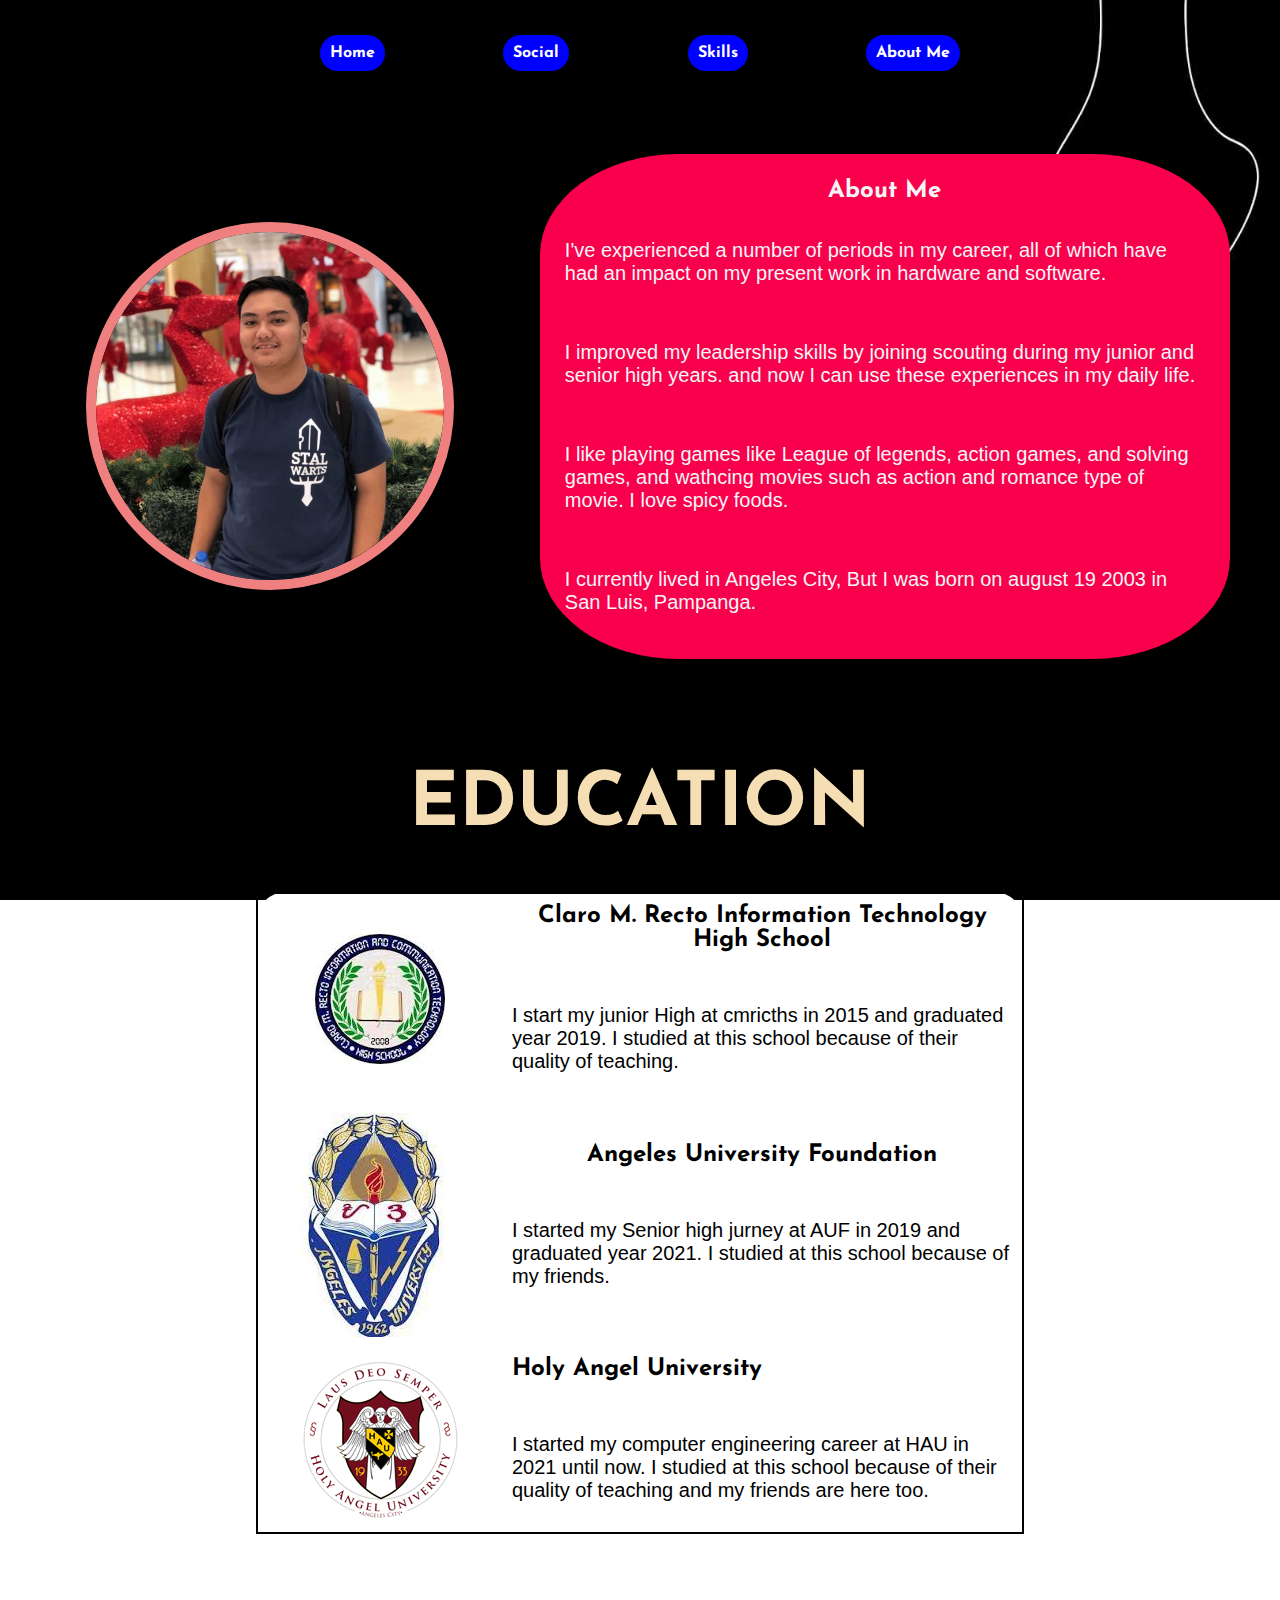
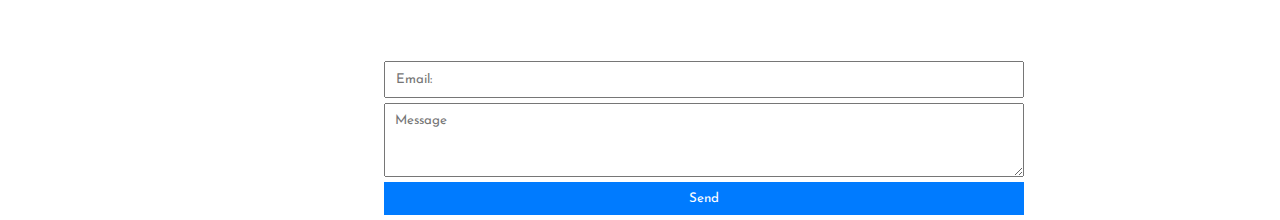
<file: own/about me.html>
<html>
<head>
    <title>About Me</title>
    <link rel="icon" type="image/x-icon" href="img/Aboutme/about me icon.png">
    <link rel="stylesheet" type="text/css" href="css/about me.css">

    <link rel="preconnect" href="https://font.gstatic.com">
    <link href="https://fonts.googleapis.com/css2?family=Josefin+Sans:ital,wght@0,100;0,200;0,300;0,400;0,500;0,600;0,700;1,100;1,200;1,300;1,400;1,500;1,600;1,700&display=swap" rel="stylesheet">

    <link rel="stylesheet" href="https://cdnjs.cloudflare.com/ajax/libs/font-awesome/5.15.3/css/all.min.css" 
    integrity="sha512-iBBXm8fW90+nuLcSKlbmrPcLa0OT92xO1BIsZ+ywDWZCvqsWgccV3gFoRBv0z+8dLJgyAHIhR35VZc2oM/gI1w==" 
    crossorigin="anonymous" referrerpolicy="no-referrer" />
</head>
<body>
    <!----Here Section Start---->
    <div class="hero">
        <div class="container">
            <ul>
                <li><a href="index.html" class="button">Home</a></li>
                <li><a href="social.html" class="button">Social</a></li>
                <li><a href="skills.html" class="button">Skills</a></li>
                <li><a href="about me.html" class="button">About me</a></li>
            </ul>
        </div>

    </div>
        <div class="content2">
            <div class="left-content">
                    <source srcset="me.jpg" media="(min-width: 768px)">
                    <img src="img/Aboutme/me.jpg" alt="Russel Samson" class="img" width="70%">
            </div>
            <div class="right-content">
                <div class="fade-in">
                    <h1 align="center">About Me</h1>
                    <br>
                    <p>
                        I've experienced a number of periods in my career, all of which have had an impact on my present work in hardware and software.
                    </p>
                    <br>
                    <p>
                        I improved my leadership skills by joining scouting during my junior and senior high years. and now I can use these experiences in my daily life.
                    </p>
                    <br>
                    <p>
                        I like playing games like League of legends, action games, and solving games, and wathcing movies such as action and romance type of movie. 
                        I love spicy foods.
                    </p>
                    <br>
                    <p>
                        I currently lived in Angeles City, But I was born on august 19 2003 in San Luis, Pampanga.
                    </p>
                </div>
            </div>
        </div><br><BR><BR>
        <H1 class="educ">EDUCATION</H1>
        <br><BR><BR>
        <table class="table2">
            <tr>
              <td><center><img src="img/Aboutme/jhs.jpg" alt="ict" class="ict"></center></td>
              <td><h2 align="Center">Claro M. Recto Information Technology High School</h2>
                    <br>
                    <br>
                    <p>I start my junior High at cmricths in 2015 and graduated year 2019. I studied at this school because of their quality of teaching.</p>
              </td>
            </tr>
            <tr>
                <td><center><img src="img/Aboutme/shs.jpg" alt="shs" class="shs"></center></td>
                <td><h2 align="center">Angeles University Foundation</h2>
                      <br>
                      <br>
                      <p>I started my Senior high jurney at AUF in 2019 and graduated year 2021. I studied at this school because of my friends.</p>
                </td>
            </tr>
            <tr>
                <td><center><img src="img/Aboutme/college.png" alt="hau" class="hau"></td>
                <td><h2>Holy Angel University</h2></center>
                      <br>
                      <br>
                      <p>I started my computer engineering career at HAU in 2021 until now. I studied at this school because of their quality of teaching and my friends are here too.</p>
                </td>
            </tr>
          </table>
          <br>
          <br>
          <p style="color:white;" align="center">COMMENT SECTION</p>
          <br>
          <br>
          <div class="contact-form" align="center">
           
            <form action="index.html" method="post">
                <div class="form-group">
                    <input placeholder="Email:" type="email" id="email" name="email" required="">
                </div>
                <div class="form-group">
                    <textarea placeholder="Message" id="message" name="message" rows="4" required=""></textarea>
                </div>
                <div class="form-group">
                    <input type="submit" value="Send">
                </div>
            </form>
        </div>
    </div>
    </div>
</body>
</html>
</file>
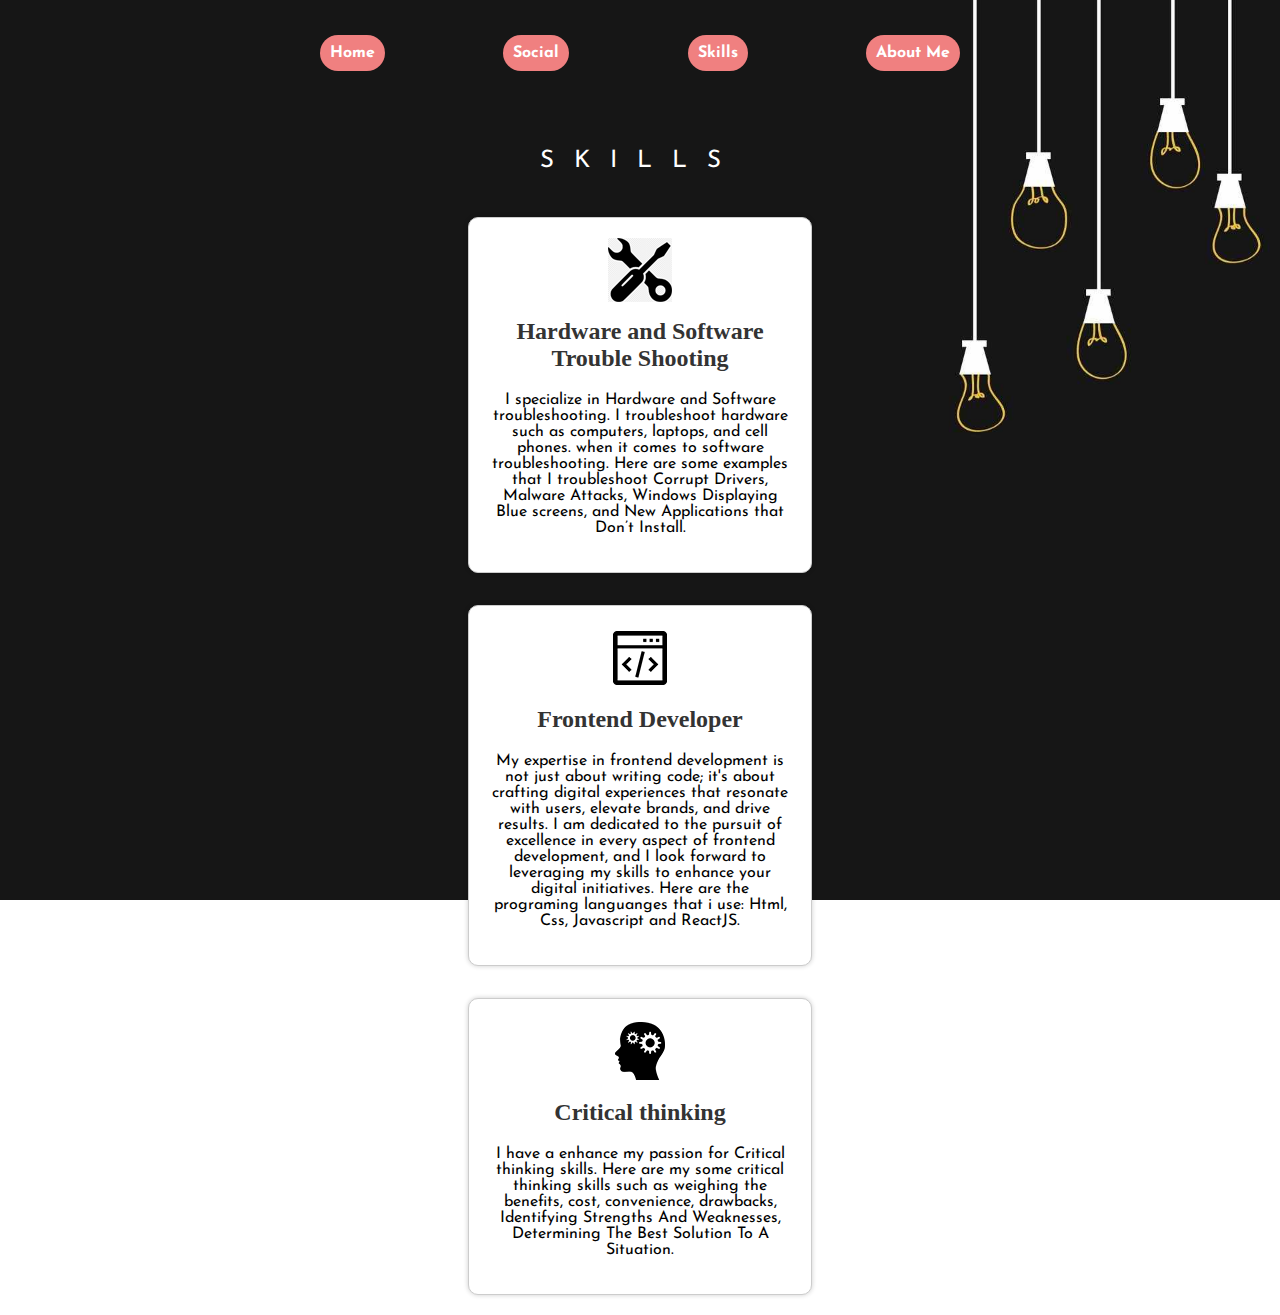
<file: own/skills.html>
<html>
<head>
    <title>Skills</title>
    <link rel="icon" type="image/x-icon" href="img/skills/skillicon.png">
    <link rel="stylesheet" type="text/css" href="css/skills.css">

    <link rel="preconnect" href="https://font.gstatic.com">
    <link href="https://fonts.googleapis.com/css2?family=Josefin+Sans:ital,wght@0,100;0,200;0,300;0,400;0,500;0,600;0,700;1,100;1,200;1,300;1,400;1,500;1,600;1,700&display=swap" rel="stylesheet">

    <link rel="stylesheet" href="https://cdnjs.cloudflare.com/ajax/libs/font-awesome/5.15.3/css/all.min.css" 
    integrity="sha512-iBBXm8fW90+nuLcSKlbmrPcLa0OT92xO1BIsZ+ywDWZCvqsWgccV3gFoRBv0z+8dLJgyAHIhR35VZc2oM/gI1w==" 
    crossorigin="anonymous" referrerpolicy="no-referrer" />
</head>
<body>
    <!----Here Section Start---->
    <div class="hero">
        <div class="container">
            <ul>
                <li><a href="index.html" class="button">Home</a></li>
                <li><a href="social.html" class="button">Social</a></li>
                <li><a href="skills.html" class="button">Skills</a></li>
                <li><a href="about me.html" class="button">About me</a></li>
            </ul>
        </div>
        <br>
        <br>
    <br>
    <br>

    <div id="skills" class="skills">
        <div class="about a-title">Skills</div>
        <div class="skills-container">
            <div class="skills-column">
                <img src="img/skills/trouble.png" alt="trouble">
                <br>
                <br>
                <h2>Hardware and Software Trouble Shooting</h2>
                <p>I specialize in Hardware and Software troubleshooting. I troubleshoot hardware such as computers, laptops, and cell phones. when it comes to software troubleshooting. 
                    Here are some examples that I troubleshoot Corrupt Drivers, Malware Attacks, Windows Displaying Blue screens, and New Applications that Don’t Install.
                </p>
            </div>
            <br>
            <br>
            <div class="skills-column">
                <img src="img/skills/front.png" alt="front">
                <br>
                <br>
                <h2>Frontend Developer</h2>
                <p>My expertise in frontend development is not just about writing code; it's about crafting digital experiences that resonate with users, 
                    elevate brands, and drive results. I am dedicated to the pursuit of excellence in every aspect of frontend development, and I look forward 
                    to leveraging my skills to enhance your digital initiatives. Here are the programing languanges that i use: Html, Css, Javascript and ReactJS.
                </p>
            </div>
            <br>
            <br>
            <div class="skills-column"> 
                <img src="img/skills/critical.png" alt="critical">
                <br>
                <br>
                <h2>Critical thinking</h2>
                <p>I have a enhance my passion for Critical thinking skills. Here are my some critical thinking skills such as weighing the benefits, cost, convenience,
                     drawbacks, Identifying Strengths And Weaknesses, Determining The Best Solution To A Situation.
                    </p>
            </div>
        </div>
    </div>

</body>
</html>
</file>
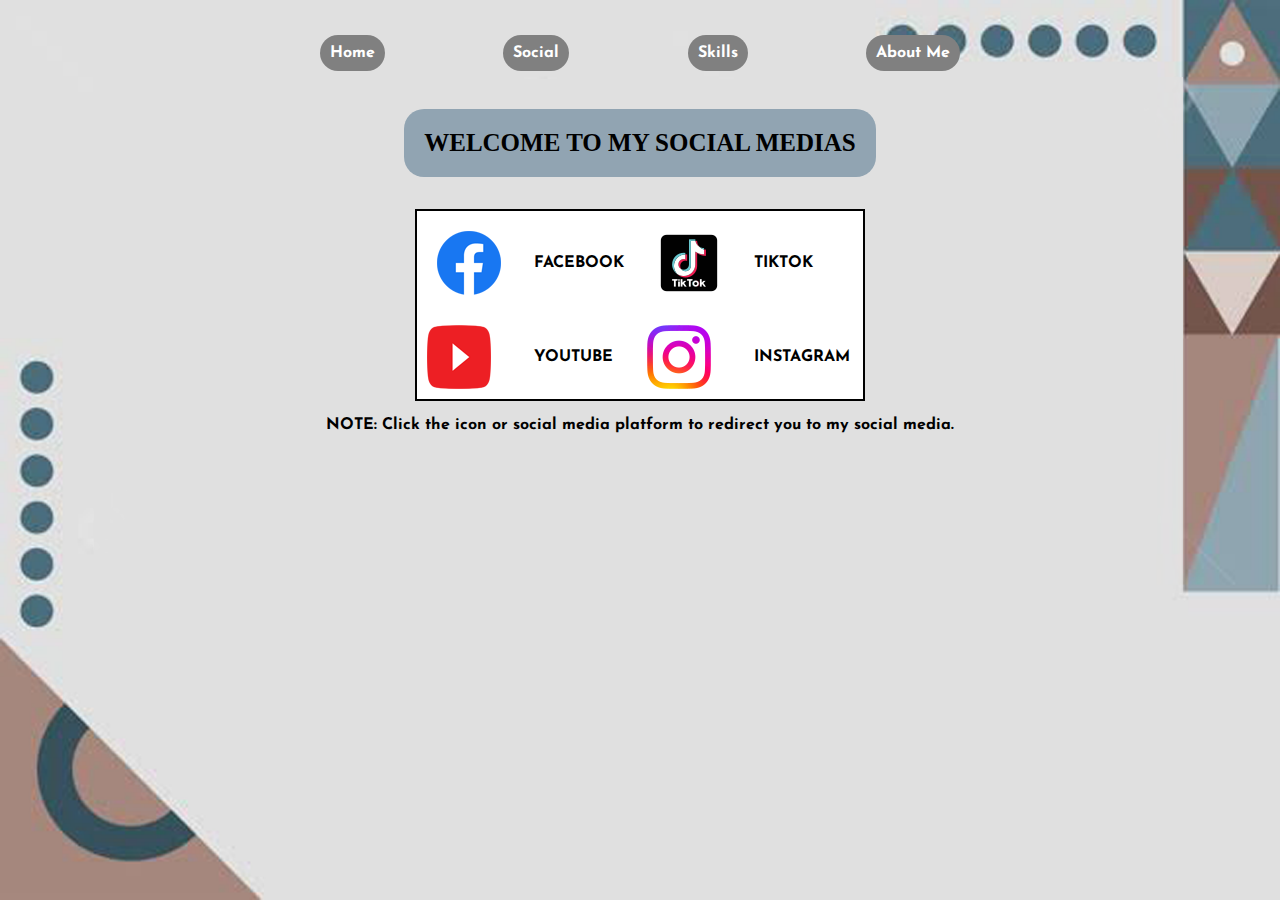
<file: own/social.html>
<html>
<head>
    <title>Social</title>
    <link rel="icon" type="image/x-icon" href="img/social/socialicon.png">
    <link rel="stylesheet" type="text/css" href="css/social.css">

    <link rel="preconnect" href="https://font.gstatic.com">
    <link href="https://fonts.googleapis.com/css2?family=Josefin+Sans:ital,wght@0,100;0,200;0,300;0,400;0,500;0,600;0,700;1,100;1,200;1,300;1,400;1,500;1,600;1,700&display=swap" rel="stylesheet">

    <link rel="stylesheet" href="https://cdnjs.cloudflare.com/ajax/libs/font-awesome/5.15.3/css/all.min.css" 
    integrity="sha512-iBBXm8fW90+nuLcSKlbmrPcLa0OT92xO1BIsZ+ywDWZCvqsWgccV3gFoRBv0z+8dLJgyAHIhR35VZc2oM/gI1w==" 
    crossorigin="anonymous" referrerpolicy="no-referrer" />
</head>
<body>
    <div class="hero">
        
          <div class="container">
            <ul>
                <li><a href="index.html" class="button">Home</a></li>
                <li><a href="social.html" class="button">Social</a></li>
                <li><a href="skills.html" class="button">Skills</a></li>
                <li><a href="about me.html" class="button">About me</a></li>
            </ul>
          </div>
        
<br>
<br>
<table></table>
<br>
<table class="table1">
    
  <tr>
    
    <th>WELCOME TO MY SOCIAL MEDIAS</th>
    
    
  </tr></table>
  <br>
  <br>
  <table class="table2">
  <tr>
    <td><a href="https://www.facebook.com/profile.php?id=100009691300471"><img src="img/social/fb1.png" alt="fb" class="fb"></a></td>
    <td><a href="https://www.facebook.com/profile.php?id=100009691300471" class="fb1">FACEBOOK</a></td>
    <td><a href="https://www.tiktok.com/@russeliangsamson"><img src="img/social/tiktok.png" alt="tiktok" class="tiktok" ></a></td>
    <td><a href="https://www.tiktok.com/@russeliangsamson" class="tiktok1">TIKTOK</a></td>
  </tr>
  <tr>
    <td><a href="https://www.youtube.com/channel/UCXxc8rsex0XPmFO-63wE4yQ"><img src="img/social/yt.png" alt="yt" class="yt"></a></td>
    <td><a href="https://www.youtube.com/channel/UCXxc8rsex0XPmFO-63wE4yQ" class="yt1">YOUTUBE</a></td>
    <td><a href="https://www.instagram.com/russelsamson819/"><img src="img/social/insta.png" alt="insta" class="insta" ></a></td>
    <td><a href="https://www.instagram.com/russelsamson819/" class="insta1">INSTAGRAM</a></td>
  </tr>
</table>
<br>
<p align="center"><b>NOTE: Click the icon or social media platform to redirect you to my social media.</b></p>
</div>
</body>
</html>
</file>
<file: own/css/about me.css>
*{
    padding: 0;
    margin: 0;
    font-family: 'Josefin Sans', sans-serif;
    box-sizing: border-box;
}
body{
    background-image: url(../img/Aboutme/about_me_background.jpg);
    background-repeat: no-repeat;
    background-attachment: fixed; 
    background-size: 100% 100%;
}
.hero{
    margin-bottom: 30px;
    width: 100%;
}
.container{
    text-align: center;
}
ul{
    display: flex;
    align-items: center;
    justify-content: space-between;
    padding-top: 45px;
    list-style-type: none;
    margin-left: 25%;
    margin-right: 25%;
}
nav{
    display: flex;
    align-items: center;
    justify-content: space-between;
    padding-top: 45px;
    
    margin-left: 25%;
    margin-right: 25%;
}
.logo{
    color: white;
    font-size: 35px;
    letter-spacing: 1px;
    cursor: pointer;
}
.span{
    color: #f9004d;
    font-weight: bold;
    font-family: Informal Roman;
}
span{
    
    font-weight: bold;
    font-family: Informal Roman;
}
nav ul li{
    list-style-type: none;
    display: inline-block;
    padding: 10px 25px;
    
}

.button{
    color: white;
    text-decoration: none;
    font-weight: bold;
    text-transform: capitalize;
    border-radius: 20px;
    background-color: blue;
    padding: 10px;
}
.button:hover{
    color:blue;
    border: 1.5px solid blue;
    background-color: white ;
    transition: 0.5s;
    
}
.btn{
    background-color: #f9004d;
    color: white;
    text-decoration: none;
    border: 2px solid transparent;
    font-weight: bold;
    padding: 10px 25px;
    border-radius: 30px;
    transition: transform .4s;
}
.btn:hover{
    transform: scale(1.2);
}
.content{
    position: absolute;
    top: 50%;
    left: 8%;
    transform: translateY(-50%);
}


.sectwo {
    padding: 50px;
    height: 100%;

    text-align: center;
    justify-content: center;
    align-items: center;
}
.content2 {
    display: flex;
    flex-direction: row;
    justify-content: center;
    align-items: center;
    text-align: center;
    height: 70vh;
}
.left-content {
    padding: 25px;
    text-align: left;
    text-align: center;
}
img {
    overflow-clip-margin: content-box;
    overflow: clip;
}
.img {
    max-width: 100%;
    height: auto;
    border-radius: 60%;
    width: 75%;
    border: lightcoral 10px solid;
}
@media (max-width: 5000px)
.left-content img {
    width: auto;
    padding: 0px;
    height: auto;
}

.right-content {
    padding: 25px;
    text-align: left;
    margin-right: 50px;
    background-color: #f9004d;
    border-radius: 20%;
    color: whitesmoke;
}
p {
    margin: 0;
    padding: 0;
    font-family: 'Roboto', sans-serif;
    font-size: 20px;
    display: block;
    margin-block-start: 1em;
    margin-block-end: 1em;
    margin-inline-start: 0px;
    margin-inline-end: 0px;
}
h1 {
    font-size:x-large;
}
.educ{
    font-size: 75px;
    text-align: center;
    color: wheat;
}


.table2{
    border: 2px solid black;
    border-collapse: collapse;
    margin-left: 20%;
    margin-right: 20%;
    background-color: white;
    border-radius: 30px;
    padding-top: 20px;
  }
th{
    text-align: center;
    font-family: Calibri;
    font-size: 25px;
    background-color: #91a4b2;
    padding: 20px;
    border-radius: 20px;
}
td{
    align-items: center;
    padding: 10px;
}
.left-content3, .right-content3 {
    flex: 1;
 
    display: flex;
    flex-direction: column;
    justify-content: center;
    align-items: center;
    text-align: center;
    padding: 20px;
}
.left-content3 form {
    max-width: 400px;
    margin: 0 auto;
    width: 125%;
  }
  
  .form-group {
    margin-bottom: 5px;
    width: 50%;
    margin-left: 10%;
  }
  
  .form-group input,
  .form-group textarea {
    width: 100%;
    padding: 10px;
  }
  
  .form-group input[type="submit"] {
    background-color: #007BFF;
    color: white;
    padding: 10px 20px;
    border: none;
    cursor: pointer;
  }
  .send{
    background-color: white;
  }
</file>
<file: own/css/skills.css>
*{
    padding: 0;
    margin: 0;
    font-family: 'Josefin Sans', sans-serif;
    box-sizing: border-box;
    
}
body{
    background-image: url(../img/skills/skillsbackground.jpg);
    background-repeat: no-repeat;
    background-attachment: fixed; 
    background-size: 100% 100%;
}
.hero{
    height: 100vh;
    width: 100%;
   
    
}
.container{
    text-align: center;
}
ul{
    display: flex;
    align-items: center;
    justify-content: space-between;
    padding-top: 45px;
    list-style-type: none;
    margin-left: 25%;
    margin-right: 25%;
}
nav{
    display: flex;
    align-items: center;
    justify-content: space-between;
    padding-top: 45px;
    text-align: center;
}
nav ul li{
    list-style-type: none;
    display: inline-block;
    padding: 10px 25px;
}

.button{
    color: white;
    text-decoration: none;
    font-weight: bold;
    text-transform: capitalize;
    border-radius: 20px;
    background-color: lightcoral;
    padding: 10px;
}
.button:hover{
    color:red;
    border: 1.5px solid red;
    background-color: white ;
    transition: 0.5s;
    
}





.skills-container {
max-width: 30%;
margin: 0 auto;
justify-content: space-between;
padding: 20px;
z-index: 20;
}
.skills {
    padding-top: 20px;
    display: flex;
    flex-direction: column;
    justify-content: center;
    align-items: center;
}
.a-title {
    --tw-text-opacity: 1;
    color: white;
    font-size: 1.5rem;
    line-height: 2rem;
    text-transform: uppercase;
    letter-spacing: 20px;
    margin-bottom: 20px;
}
.skills-column {

    text-align: center;
    background-color: #ffffff;
    border: 1px solid #ccc;
    padding: 20px;
    margin-right: 0;
    border-radius: 10px;
    box-shadow: 0 0 5px rgba(0, 0, 0, 0.2);
    transition: transform 0.2s;
}
.fa {
    padding: 20px;
    font-size: 30px;
    width: 20px;
    text-align: center;
    text-decoration: none;
    display: inline-block;
    font: normal normal normal 14px/1 FontAwesome;
    font-size: inherit;
    text-rendering: auto;
    -webkit-font-smoothing: antialiased;
    -moz-osx-font-smoothing: grayscale;
}
.skills-column h2 {
    text-align: center;
    font-size: 1.5rem;
    margin-top: 0;
    color: #333; 
}
h2 {
    display: block;
    font-size: 1.5em;
    font-family: Algerian;
    margin-block-start: 0.83em;
    margin-block-end: 0.83em;
    margin-inline-start: 0px;
    margin-inline-end: 0px;
    font-weight: bold;
}
p {
    display: block;
    margin-block-start: 1em;
    margin-block-end: 1em;
    margin-inline-start: 0px;
    margin-inline-end: 0px;
}
.skills-column h3 {
    text-align: center;
    font-size: 16px;
    margin-top: 0;
    font-weight: 400;
    color: #666;
    
}
h3 {
    display: block;
    margin-block-start: 1em;
    margin-block-end: 1em;
    margin-inline-start: 0px;
    margin-inline-end: 0px;
}
</file>
<file: own/css/social.css>
*{
    padding: 0;
    margin: 0;
    font-family: 'Josefin Sans', sans-serif;
    box-sizing: border-box;
    
}
body{
    background-image: url(../img/social/Socialbackground2.png);
    background-repeat: no-repeat;
    background-attachment: fixed; 
    background-size: 100% 100%;
}
.hero{
    height: 100vh;
    width: 100%;  
}
.container{
    text-align: center;
}
ul{
    display: flex;
    align-items: center;
    justify-content: space-between;
    padding-top: 45px;
    list-style-type: none;
    margin-left: 25%;
    margin-right: 25%;
}
nav{
    display: flex;
    align-items: center;
    justify-content: space-between;
    padding-top: 45px;
    text-align: center;
}
nav ul li{
    list-style-type: none;
    display: inline-block;
    padding: 10px 25px;
}

.button{
    color: white;
    text-decoration: none;
    font-weight: bold;
    text-transform: capitalize;
    border-radius: 20px;
    background-color: gray;
    padding: 10px;
}
.button:hover{
    color:gray;
    border: 1.5px solid gray;
    background-color: white ;
    transition: 0.5s;
    
}
/* tables */
.table1{
    border-collapse: collapse;
    margin-left: auto;
    margin-right: auto;
    padding-top: 20px;
  }
.table2{
    border: 2px solid black;
    border-collapse: collapse;
    margin-left: auto;
    margin-right: auto;
    background-color: white;
    padding-top: 20px;
  }
th{
    text-align: center;
    font-family: Calibri;
    font-size: 25px;
    background-color: #91a4b2;
    padding: 20px;
    border-radius: 20px;
}
td{
    align-items: center;
    padding: 10px;
}
/*Links of Images*/
.tiktok1, .fb1, .yt1, .insta1{
    color: black;
    text-decoration: none;
    font-weight: bold;
    text-transform: capitalize;
    padding: 3px;
}
.tiktok1:hover, .fb1:hover, .yt1:hover, .insta1:hover{
    color:blue;
    transition: 0.5s;
    
}
/* Images */
.fb{

    display: flex;
    padding-left: 10px;
    padding-top: 10px;
    padding-bottom: 10px;
    padding-right: 10px;
}
.tiktok{
    display: block;
    padding-left: 10px;
    padding-top: 10px;
    padding-bottom: 10px;
    padding-right: 10px;
}
</file>
